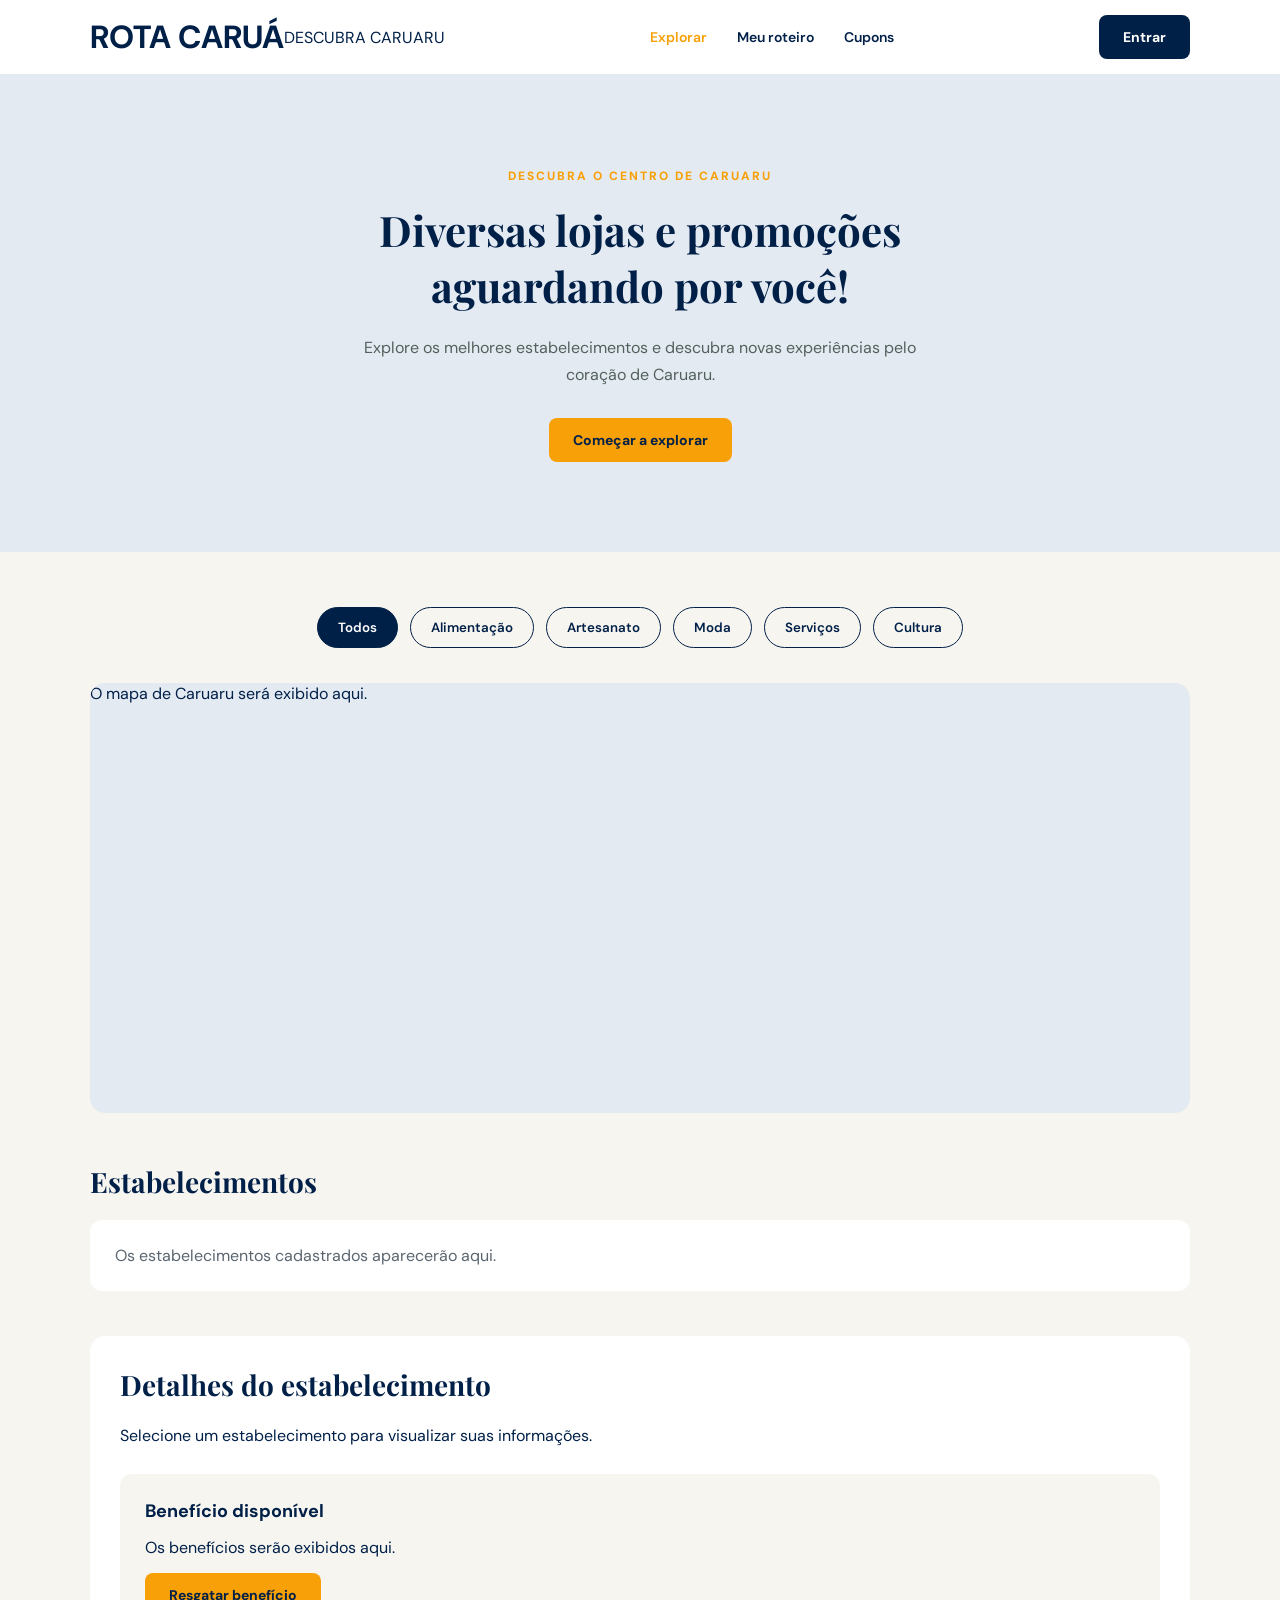
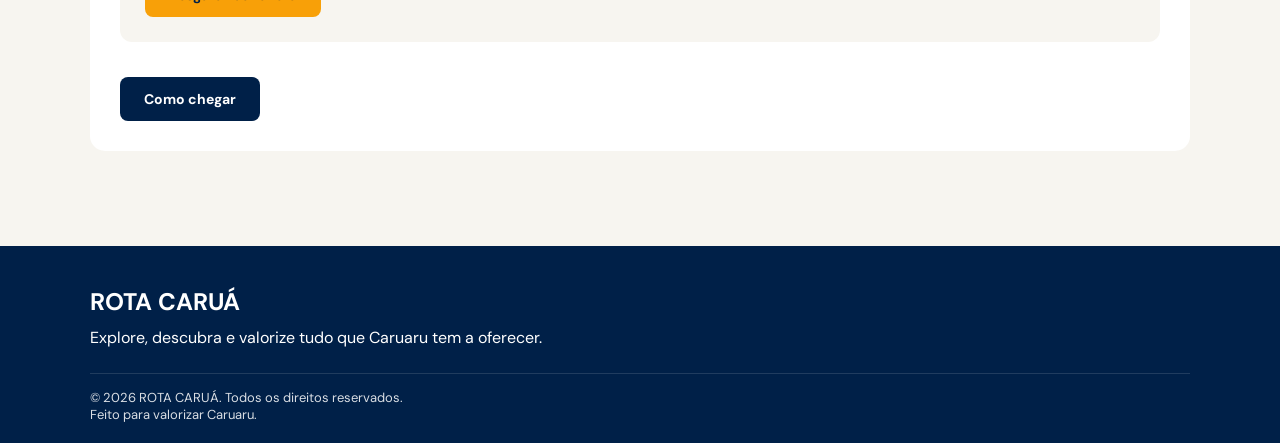
<file: Index.html>
<!DOCTYPE html>
<html lang="pt-BR">

<head>
    <meta charset="UTF-8">
    <meta name="viewport" content="width=device-width, initial-scale=1.0">
    <title>ROTA CARUÁ</title>
    <link rel="stylesheet" href="css/style.css">
</head>

<body>

    <header class="header">

        <a href="index.html" class="logo">
            <h1>ROTA CARUÁ</h1>
            <span>DESCUBRA CARUARU</span>
        </a>

        <nav class="navigation">
            <a href="index.html" class="active">Explorar</a>
            <a href="login.html">Meu roteiro</a>
            <a href="login.html">Cupons</a>
        </nav>

        <a href="login.html" class="btn btn-login">Entrar</a>

    </header>

    <main>

        <section class="hero">

            <span class="section-tag">DESCUBRA O CENTRO DE CARUARU</span>

            <h2>
                Diversas lojas e promoções
                aguardando por você!
            </h2>

            <p>
                Explore os melhores estabelecimentos e descubra
                novas experiências pelo coração de Caruaru.
            </p>

            <a href="#explorar" class="btn btn-primary">
                Começar a explorar
            </a>

        </section>

        <section id="explorar" class="explore-section">

            <div class="filters">

                <button type="button" class="filter-button active" data-category="todos">
                    Todos
                </button>

                <button type="button" class="filter-button" data-category="gastronomia">
                    Alimentação
                </button>

                <button type="button" class="filter-button" data-category="artesanato">
                    Artesanato
                </button>

                <button type="button" class="filter-button" data-category="moda">
                    Moda
                </button>

                <button type="button" class="filter-button" data-category="servicos">
                    Serviços
                </button>

                <button type="button" class="filter-button" data-category="cultura">
                    Cultura
                </button>

            </div>

            <div id="map">
                <p>O mapa de Caruaru será exibido aqui.</p>
            </div>

            <section class="establishments-section">

                <h2>Estabelecimentos</h2>

                <div id="establishments-list">
                    <p>Os estabelecimentos cadastrados aparecerão aqui.</p>
                </div>

            </section>

            <section id="establishment-details">

                <h2 id="establishmentName">
                    Detalhes do estabelecimento
                </h2>

                <p id="establishmentCategory"></p>

                <p id="establishmentDescription">
                    Selecione um estabelecimento para visualizar
                    suas informações.
                </p>

                <p id="establishmentAddress"></p>

                <p id="establishmentHours"></p>

                <div class="benefit-area">

                    <h3>Benefício disponível</h3>

                    <p id="establishmentBenefit">
                        Os benefícios serão exibidos aqui.
                    </p>

                    <a href="login.html" class="btn btn-primary">
                        Resgatar benefício
                    </a>

                </div>

                <a href="#" id="routeButton" class="btn btn-secondary">
                    Como chegar
                </a>

            </section>

        </section>

    </main>

    <footer class="footer">

        <div class="footer-content">

            <div class="footer-brand">
                <h2>ROTA CARUÁ</h2>
                <p>
                    Explore, descubra e valorize tudo que Caruaru tem a oferecer.
                </p>
            </div>

        </div>

        <div class="footer-bottom">
            <p>© 2026 ROTA CARUÁ. Todos os direitos reservados.</p>
            <p>Feito para valorizar Caruaru.</p>
        </div>

    </footer>

    <script src="js/app.js"></script>

</body>
</html>
</file>
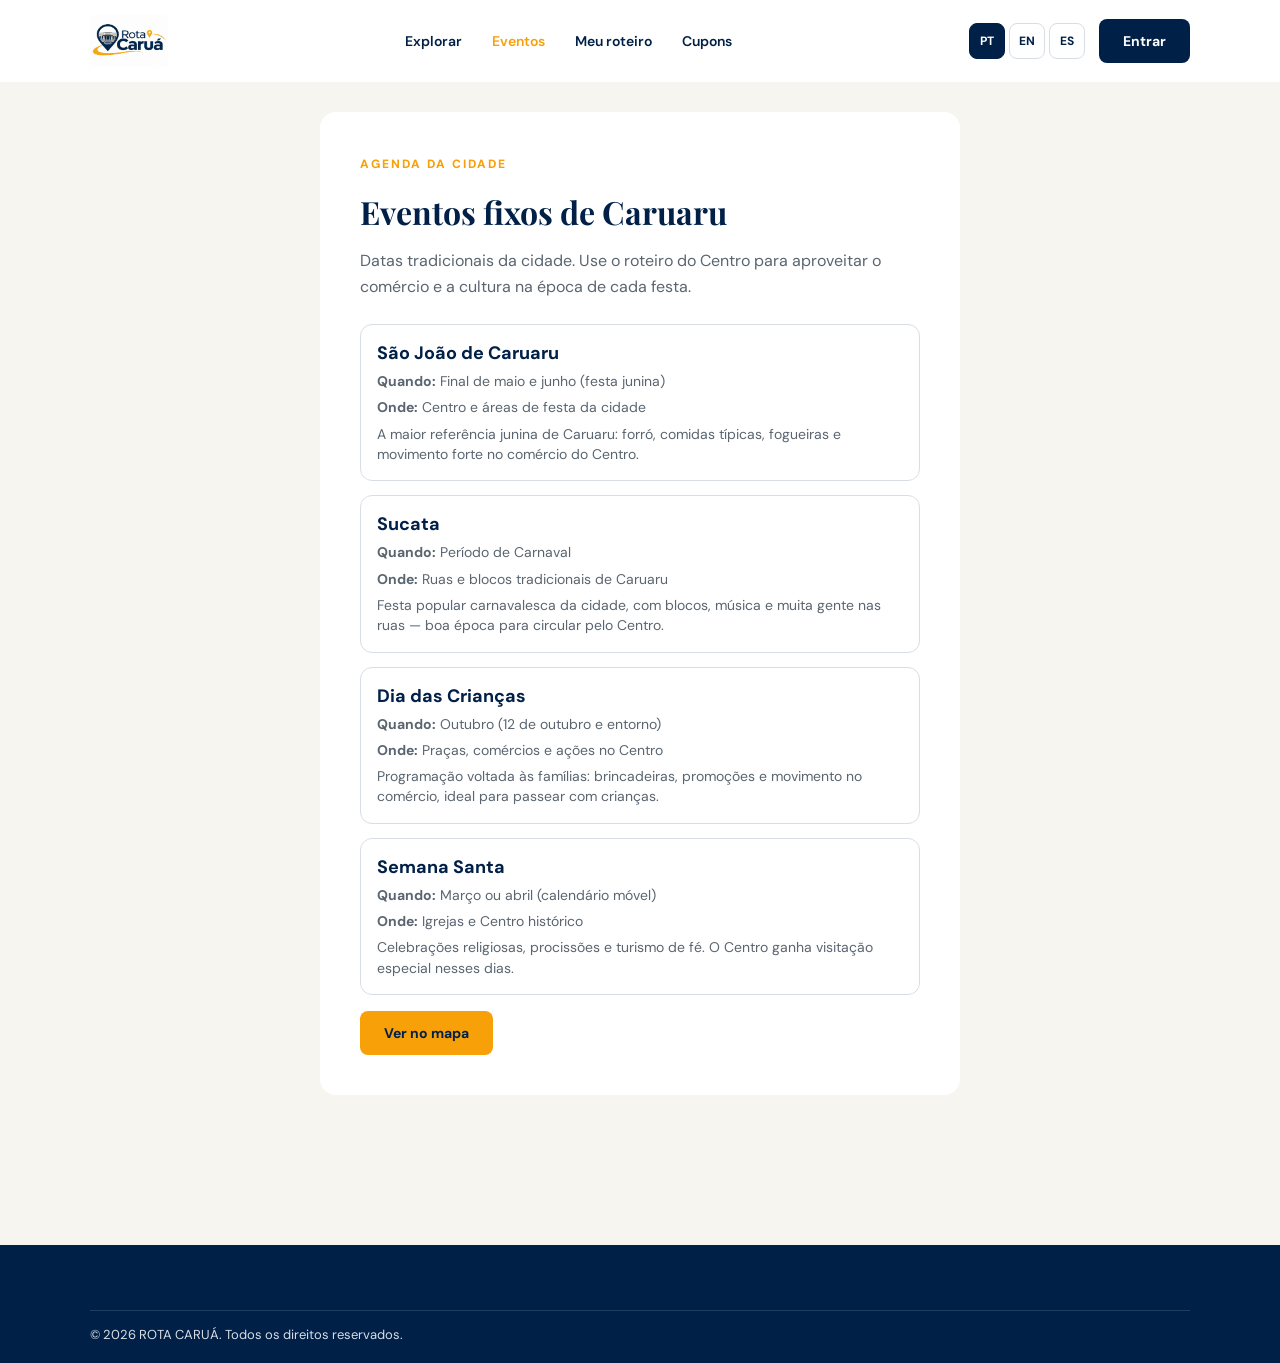
<file: eventos.html>
<!DOCTYPE html>
<html lang="pt-BR">

<head>
    <meta charset="UTF-8">
    <meta name="viewport" content="width=device-width, initial-scale=1.0, viewport-fit=cover">
    <meta name="theme-color" content="#002048">
    <meta name="mobile-web-app-capable" content="yes">
    <meta name="apple-mobile-web-app-capable" content="yes">
    <meta name="apple-mobile-web-app-title" content="Rota Caruá">
    <title>Eventos - ROTA CARUÁ</title>
    <link rel="stylesheet" href="css/style.css">
    <link rel="manifest" href="manifest.json">
    <link rel="apple-touch-icon" href="icons/icone-192.png">
</head>

<body>

    <header class="header">
        <a href="index.html" class="logo">
            <img src="img/logo-rota-carua.jpg" alt="Rota Caruá">
        </a>

        <nav class="navigation">
            <a href="index.html" data-i18n="nav_explorar">Explorar</a>
            <a href="eventos.html" class="active" data-i18n="nav_eventos">Eventos</a>
            <a href="roteiro.html" data-i18n="nav_roteiro">Meu roteiro</a>
            <a href="cupons.html" data-i18n="nav_cupons">Cupons</a>
        </nav>

        <div class="header-actions">
            <div class="seletor-idioma" role="group" data-i18n-aria="idioma" aria-label="Idioma">
                <button type="button" class="btn-lang" data-lang="pt" aria-pressed="true">PT</button>
                <button type="button" class="btn-lang" data-lang="en" aria-pressed="false">EN</button>
                <button type="button" class="btn-lang" data-lang="es" aria-pressed="false">ES</button>
            </div>
            <a href="login.html" id="btn-entrar-header" class="btn btn-login" data-i18n="btn_entrar">Entrar</a>
        </div>
    </header>

    <main class="pagina-cupons">
        <section class="auth-section pagina-interna">
            <div class="auth-container caixa-larga">
                <span class="section-tag" data-i18n="eventos_tag">AGENDA DA CIDADE</span>
                <h2 data-i18n="eventos_titulo">Eventos fixos de Caruaru</h2>
                <p data-i18n="eventos_intro">Datas tradicionais da cidade. Use o roteiro do Centro para aproveitar o comércio e a cultura na época de cada festa.</p>
                <div id="lista-eventos" class="lista-eventos"></div>
                <a href="index.html#explorar" class="btn btn-primary" style="margin-top: 16px;" data-i18n="ver_mapa">Ver no mapa</a>
            </div>
        </section>
    </main>

    <nav class="nav-mobile" aria-label="Menu principal">
        <a href="index.html" class="nav-mobile-item" data-i18n="nav_explorar">Explorar</a>
        <a href="eventos.html" class="nav-mobile-item active" data-i18n="nav_eventos">Eventos</a>
        <a href="roteiro.html" class="nav-mobile-item" data-i18n="nav_roteiro_curto">Roteiro</a>
        <a href="cupons.html" class="nav-mobile-item" data-i18n="nav_cupons">Cupons</a>
    </nav>

    <footer class="footer footer-mobile-safe">
        <div class="footer-bottom">
            <p data-i18n="footer_copy">© 2026 ROTA CARUÁ. Todos os direitos reservados.</p>
        </div>
    </footer>

    <script src="js/i18n.js"></script>
    <script src="js/eventos-pagina.js"></script>
</body>

</html>
</file>
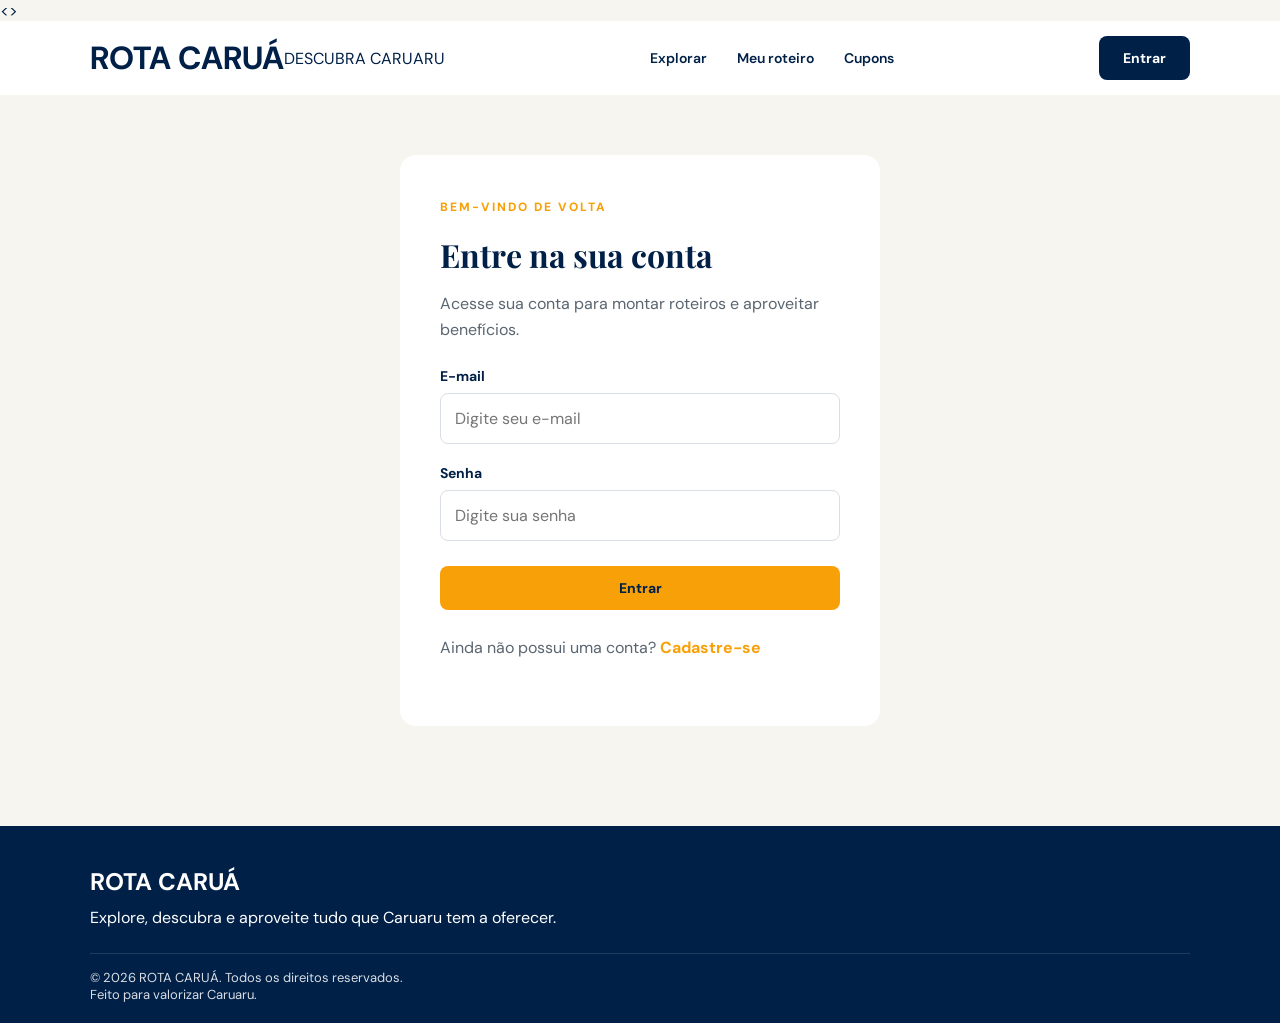
<file: login.html>
<!DOCTYPE html>
<html lang="pt-BR">

<>
    <meta charset="UTF-8">
    <meta name="viewport" content="width=device-width, initial-scale=1.0">
    <title>Login - ROTA CARUÁ</title>
    <link rel="stylesheet" href="css/style.css">
</head>

<body>

    <header class="header">

        <a href="index.html" class="logo">
            <h1>ROTA CARUÁ</h1>
            <span>DESCUBRA CARUARU</span>
        </a>

        <nav class="navigation">
            <a href="index.html">Explorar</a>
            <a href="login.html">Meu roteiro</a>
            <a href="login.html">Cupons</a>
        </nav>

        <a href="login.html" class="btn btn-login active">Entrar</a>

    </header>

    <main>

        <section class="auth-section">

            <div class="auth-container">

                <span class="section-tag">BEM-VINDO DE VOLTA</span>

                <h2>Entre na sua conta</h2>

                <p>
                    Acesse sua conta para montar roteiros
                    e aproveitar benefícios.
                </p>

                <form id="loginForm" action="#" method="POST">

                    <div class="form-group">

                        <label for="email">E-mail</label>

                        <input
                            type="email"
                            id="email"
                            name="email"
                            placeholder="Digite seu e-mail"
                            autocomplete="email"
                            required
                        >

                    </div>

                    <div class="form-group">

                        <label for="password">Senha</label>

                        <input
                            type="password"
                            id="password"
                            name="password"
                            placeholder="Digite sua senha"
                            autocomplete="current-password"
                            required
                        >

                    </div>

                    <button type="submit" class="btn btn-primary">
                        Entrar
                    </button>

                </form>

                <p class="auth-link">
                    Ainda não possui uma conta?
                    <a href="cadastro.html">Cadastre-se</a>
                </p>

            </div>

        </section>

    </main>

    <footer class="footer">

        <div class="footer-content">

            <div class="footer-brand">
                <h2>ROTA CARUÁ</h2>
                <p>
                    Explore, descubra e aproveite tudo que
                    Caruaru tem a oferecer.
                </p>
            </div>

        </div>

        <div class="footer-bottom">
            <p>© 2026 ROTA CARUÁ. Todos os direitos reservados.</p>
            <p>Feito para valorizar Caruaru.</p>
        </div>

    </footer>

</body>
</html>
</file>
<file: css/style.css>
@import url('https://fonts.googleapis.com/css2?family=DM+Sans:wght@400;500;600;700;800&family=Playfair+Display:wght@600;700&display=swap');

:root {
    --verde: #002048;
    --verde-claro: #E4EAF2;
    --creme: #F7F5F0;
    --laranja: #F8A008;
    --laranja-escuro: #D98900;
    --branco: #FFFFFF;
    --cinza: #5A6570;
    --cinza-claro: #D9DEE5;
}

* {
    margin: 0;
    padding: 0;
    box-sizing: border-box;
}

html {
    scroll-behavior: smooth;
}

body {
    min-height: 100vh;
    display: flex;
    flex-direction: column;
    font-family: 'DM Sans', sans-serif;
    background-color: var(--creme);
    color: var(--verde);
}

main {
    flex: 1;
}

a {
    text-decoration: none;
    color: inherit;
}

button,
input {
    font-family: inherit;
}

.header {
    width: 100%;
    padding: 15px 7%;
    display: flex;
    align-items: center;
    justify-content: space-between;
    gap: 25px;
    background-color: var(--branco);
}

.logo {
    display: flex;
    align-items: center;
}

.logo img {
    height: 52px;
    width: auto;
    display: block;
}

.logo-auth {
    display: block;
    width: min(220px, 70%);
    height: auto;
    margin: 0 auto 18px;
}

.logo-footer {
    height: 56px;
    width: auto;
    margin-bottom: 12px;
    background: #fff;
    border-radius: 8px;
    padding: 4px 8px;
}

.ficha-acoes {
    display: flex;
    flex-wrap: wrap;
    gap: 10px;
    margin-top: 12px;
}

.navigation {
    display: flex;
    align-items: center;
    gap: 30px;
}

.navigation a {
    font-size: 14px;
    font-weight: 600;
}

.navigation a:hover,
.navigation a.active {
    color: var(--laranja);
}

.btn {
    display: inline-block;
    padding: 13px 24px;
    border: none;
    border-radius: 8px;
    font-size: 14px;
    font-weight: 700;
    text-align: center;
    cursor: pointer;
}

.btn-primary {
    color: var(--verde);
    background-color: var(--laranja);
}

.btn-primary:hover {
    background-color: var(--laranja-escuro);
}

.btn-login,
.btn-secondary {
    color: var(--branco);
    background-color: var(--verde);
}

.btn-login:hover,
.btn-secondary:hover {
    background-color: #001830;
}

.hero {
    padding: 90px 10%;
    text-align: center;
    background-color: var(--verde-claro);
}

.section-tag {
    display: inline-block;
    margin-bottom: 18px;
    color: var(--laranja);
    font-size: 12px;
    font-weight: 800;
    letter-spacing: 2px;
}

.hero h2 {
    max-width: 750px;
    margin: 0 auto 20px;
    font-family: 'Playfair Display', serif;
    font-size: 42px;
}

.hero p {
    max-width: 600px;
    margin: 0 auto 30px;
    color: #52615B;
    font-size: 16px;
    line-height: 1.7;
}

.explore-section {
    padding: 55px 7%;
}

.filters {
    display: flex;
    justify-content: center;
    flex-wrap: wrap;
    gap: 12px;
    margin-bottom: 35px;
}

.filter-button {
    padding: 11px 20px;
    border: 1px solid var(--verde);
    border-radius: 25px;
    color: var(--verde);
    background-color: transparent;
    font-weight: 600;
    cursor: pointer;
}

.filter-button:hover,
.filter-button.active {
    color: var(--branco);
    background-color: var(--verde);
}



.establishments-section {
    margin-bottom: 45px;
}

.establishments-section h2,
#establishment-details h2 {
    margin-bottom: 20px;
    font-family: 'Playfair Display', serif;
    font-size: 28px;
}

#establishments-list {
    padding: 25px;
    border-radius: 12px;
    color: var(--cinza);
    background-color: var(--branco);
}

#establishment-details {
    padding: 30px;
    border-radius: 15px;
    background-color: var(--branco);
}

#establishment-details p {
    margin-bottom: 12px;
    line-height: 1.6;
}

.benefit-area {
    margin: 25px 0;
    padding: 25px;
    border-radius: 12px;
    background-color: var(--creme);
}

.benefit-area h3 {
    margin-bottom: 12px;
    font-size: 18px;
}

#routeButton {
    margin-top: 10px;
}

.auth-section {
    min-height: 75vh;
    padding: 60px 20px;
    display: flex;
    align-items: center;
    justify-content: center;
}

.auth-container {
    width: 100%;
    max-width: 480px;
    padding: 40px;
    border-radius: 16px;
    background-color: var(--branco);
}

.auth-container h2 {
    margin-bottom: 15px;
    font-family: 'Playfair Display', serif;
    font-size: 32px;
}

.auth-container > p {
    margin-bottom: 25px;
    color: var(--cinza);
    line-height: 1.6;
}

.form-group {
    display: flex;
    flex-direction: column;
    gap: 8px;
    margin-bottom: 20px;
}

.form-group label {
    font-size: 14px;
    font-weight: 700;
}

.form-group input {
    width: 100%;
    padding: 14px;
    border: 1px solid var(--cinza-claro);
    border-radius: 8px;
    outline: none;
    font-size: 16px;
}

.form-group input:focus {
    border-color: var(--verde);
}

.auth-container form {
    margin-bottom: 25px;
}

.auth-container form .btn {
    width: 100%;
    margin-top: 5px;
}

.auth-container > p a {
    color: var(--laranja);
    font-weight: 700;
}


#map,
.area-mapa {
    position: relative;
    width: 100%;
    height: 430px;
    margin-bottom: 50px;
    border-radius: 15px;
    overflow: hidden;
    background-color: var(--verde-claro);
}

#mapa-google {
    width: 100%;
    height: 100%;
    z-index: 1;
}

.pin-leaflet {
    background: transparent !important;
    border: none !important;
}

.pin-leaflet-parada {
    z-index: 800 !important;
}

.mapa-roteiro {
    margin: 16px 0 8px;
    min-height: 280px;
    height: 42vh;
}

.pin-bola,
.pin-eu {
    display: block;
    width: 16px;
    height: 16px;
    border-radius: 50%;
    border: 2px solid #fff;
    box-shadow: 0 1px 4px rgba(0, 0, 0, 0.35);
}

.pin-eu {
    background: #1A73E8;
}

.pin-parada {
    display: flex;
    align-items: center;
    justify-content: center;
    width: 26px;
    height: 26px;
    border-radius: 50%;
    background: #F8A008;
    border: 2px solid #002048;
    color: #002048;
    font-size: 12px;
    font-weight: 700;
    box-shadow: 0 1px 4px rgba(0, 0, 0, 0.35);
}

#mapa-vazio {
    position: absolute;
    inset: 0;
    z-index: 2;
    display: flex;
    align-items: center;
    justify-content: center;
    margin: 0;
    background: rgba(247, 243, 233, 0.88);
    color: var(--cinza);
    text-align: center;
    padding: 16px;
}

#mapa-vazio[hidden] {
    display: none !important;
}

.header-actions {
    display: flex;
    align-items: center;
    gap: 10px;
    flex-wrap: wrap;
}

.user-name {
    font-size: 14px;
    font-weight: 700;
}

.busca-box {
    display: flex;
    gap: 10px;
    flex-wrap: wrap;
    margin-bottom: 20px;
}

.busca-box input {
    flex: 1;
    min-width: 220px;
    padding: 12px 14px;
    border: 1px solid var(--cinza-claro);
    border-radius: 8px;
    font: inherit;
    font-size: 16px;
}

.card-local {
    width: 100%;
    text-align: left;
    display: grid;
    gap: 4px;
    margin-bottom: 12px;
    padding: 14px;
    border: 1px solid var(--cinza-claro);
    border-radius: 10px;
    background: var(--creme);
    cursor: pointer;
    font: inherit;
    color: var(--verde);
}

.card-roteiro-abrir {
    display: grid;
    gap: 4px;
    width: 100%;
    border: none;
    background: transparent;
    text-align: left;
    font: inherit;
    color: inherit;
    cursor: pointer;
    padding: 0;
}

.card-roteiro .btn-remover-roteiro {
    margin-top: 8px;
    width: fit-content;
}

.lista-roteiro-ordenavel {
    display: grid;
    gap: 12px;
}

.card-roteiro .roteiro-conteudo {
    display: grid;
    gap: 8px;
    min-width: 0;
}

.roteiro-topo {
    display: flex;
    flex-wrap: wrap;
    align-items: center;
    justify-content: space-between;
    gap: 8px;
}

.campo-ordem {
    display: flex;
    align-items: center;
    gap: 8px;
    font-size: 13px;
    color: var(--verde);
}

.campo-ordem select {
    min-width: 120px;
    padding: 8px 10px;
    border: 1px solid var(--cinza-claro);
    border-radius: 8px;
    background: #fff;
    color: var(--verde);
    font: inherit;
}

.roteiro-controles {
    display: flex;
    flex-wrap: wrap;
    gap: 8px;
}

.roteiro-controles .btn {
    width: auto;
    min-height: 40px;
    padding: 8px 12px;
}

.roteiro-controles .btn:disabled {
    opacity: 0.45;
    cursor: default;
}

.acoes-roteiro {
    display: flex;
    flex-wrap: wrap;
    gap: 10px;
    margin-top: 16px;
}

.card-local .badge {
    display: inline-block;
    width: fit-content;
    padding: 2px 8px;
    border-radius: 999px;
    background: var(--laranja);
    color: var(--verde);
    font-size: 11px;
    font-weight: 700;
}

.card-local.no-roteiro {
    border-color: var(--laranja);
    box-shadow: inset 3px 0 0 var(--laranja);
}

.card-local .badge-roteiro {
    background: var(--verde);
    color: #fff;
}

.card-local .badge-distancia {
    background: #e8eef5;
    color: var(--verde);
}

.bloco-proximos {
    margin-top: 20px;
    padding-top: 16px;
    border-top: 1px solid var(--cinza-claro);
}

.bloco-proximos h3 {
    margin: 0 0 4px;
    color: var(--verde);
}

.card-proximo {
    background: #fff;
}

.legenda-mapa {
    margin: 12px 0 0;
    color: #5a6570;
}

#btn-add-roteiro:disabled {
    opacity: 0.65;
    cursor: default;
}

.card-cupom {
    background: var(--creme);
    border-radius: 10px;
    padding: 14px;
    margin-bottom: 10px;
}

.card-cupom .codigo {
    font-family: monospace;
    font-size: 18px;
    font-weight: 700;
    color: var(--laranja);
}

.msg-info {
    margin-top: 12px;
    color: var(--cinza);
}

.msg-info.ok {
    color: #002048;
}

.texto-pequeno {
    font-size: 13px;
    color: var(--cinza);
}

.painel-extra {
    margin-top: 30px;
    padding: 24px;
    border-radius: 15px;
    background: var(--branco);
}

[hidden] {
    display: none !important;
}

.footer {
    margin-top: 40px;
    padding: 40px 7% 20px;
    background: var(--verde);
    color: var(--branco);
}

.footer-brand h2 {
    margin-bottom: 10px;
}

.footer-bottom {
    margin-top: 25px;
    padding-top: 15px;
    border-top: 1px solid rgba(255,255,255,0.15);
    font-size: 13px;
    opacity: 0.85;
}

.nav-mobile {
    display: none;
}

.seletor-idioma {
    display: inline-flex;
    gap: 4px;
    align-items: center;
    margin-right: 4px;
}

.btn-lang {
    min-width: 36px;
    min-height: 36px;
    padding: 6px 8px;
    border: 1px solid var(--cinza-claro);
    border-radius: 8px;
    background: #fff;
    color: var(--verde);
    font-size: 12px;
    font-weight: 700;
    cursor: pointer;
}

.btn-lang.active {
    background: var(--verde);
    border-color: var(--verde);
    color: #fff;
}

.lista-eventos {
    display: grid;
    gap: 14px;
    margin-top: 8px;
}

.card-evento {
    padding: 16px;
    border: 1px solid var(--cinza-claro);
    border-radius: 12px;
    background: #fff;
    display: grid;
    gap: 6px;
}

.card-evento h3 {
    margin: 0;
    color: var(--verde);
    font-size: 18px;
}

.card-evento p {
    margin: 0;
    color: var(--cinza);
    font-size: 14px;
    line-height: 1.45;
}

.caixa-larga {
    max-width: 640px;
}

.pagina-interna {
    min-height: auto;
    padding: 30px 16px;
}

.pagina-cupons {
    padding-bottom: 80px;
}

@media (max-width: 768px) {
    .header {
        padding: 10px 4%;
        padding-top: calc(10px + env(safe-area-inset-top));
        gap: 10px;
        position: sticky;
        top: 0;
        z-index: 20;
        border-bottom: 1px solid var(--cinza-claro);
    }

    .logo img {
        height: 40px;
    }

    .navigation {
        display: none;
    }

    .header-actions .user-name {
        display: none;
    }

    .header-actions .btn {
        padding: 10px 14px;
        font-size: 13px;
        min-height: 44px;
    }

    .btn,
    .filter-button,
    .card-local {
        min-height: 44px;
    }

    .select-ordem {
        min-height: 44px;
        font-size: 16px;
    }

    .hero {
        padding: 40px 5%;
    }

    .hero h2 {
        font-size: 26px;
    }

    .explore-section {
        padding: 28px 4% 90px;
    }

    .filters {
        gap: 8px;
        margin-bottom: 16px;
        justify-content: flex-start;
        overflow-x: auto;
        flex-wrap: nowrap;
        -webkit-overflow-scrolling: touch;
        padding-bottom: 4px;
    }

    .filter-button {
        flex: 0 0 auto;
        padding: 10px 14px;
        font-size: 13px;
    }

    .busca-box {
        flex-direction: column;
    }

    .busca-box .btn {
        width: 100%;
    }

    #map,
    .area-mapa,
    #mapa-google {
        height: 280px;
        min-height: 280px;
    }

    #establishment-details,
    #establishments-list,
    .painel-extra,
    .auth-container {
        padding: 18px;
    }

    .ficha-acoes {
        flex-direction: column;
    }

    .ficha-acoes .btn,
    .ficha-acoes a.btn {
        width: 100%;
        text-align: center;
    }

    .auth-section {
        padding: 28px 14px 90px;
        min-height: auto;
    }

    .nav-mobile {
        display: flex;
        position: fixed;
        left: 0;
        right: 0;
        bottom: 0;
        z-index: 30;
        background: var(--branco);
        border-top: 1px solid var(--cinza-claro);
        padding: 8px 6px calc(8px + env(safe-area-inset-bottom));
        justify-content: space-around;
        gap: 4px;
    }

    .nav-mobile-item {
        flex: 1;
        text-align: center;
        padding: 10px 4px;
        border-radius: 10px;
        font-size: 11px;
        font-weight: 700;
        color: var(--verde);
    }

    .seletor-idioma {
        margin-right: 0;
    }

    .btn-lang {
        min-width: 32px;
        min-height: 40px;
        padding: 6px;
    }

    .nav-mobile-item.active {
        background: var(--verde-claro);
        color: var(--verde);
    }

    .footer-mobile-safe {
        padding-bottom: 80px;
    }

    .footer {
        padding: 24px 5% 20px;
    }
}

@media (max-width: 420px) {
    .hero h2 {
        font-size: 22px;
    }

    #map,
    .area-mapa,
    #mapa-google {
        height: 240px;
        min-height: 240px;
    }
}
</file>
